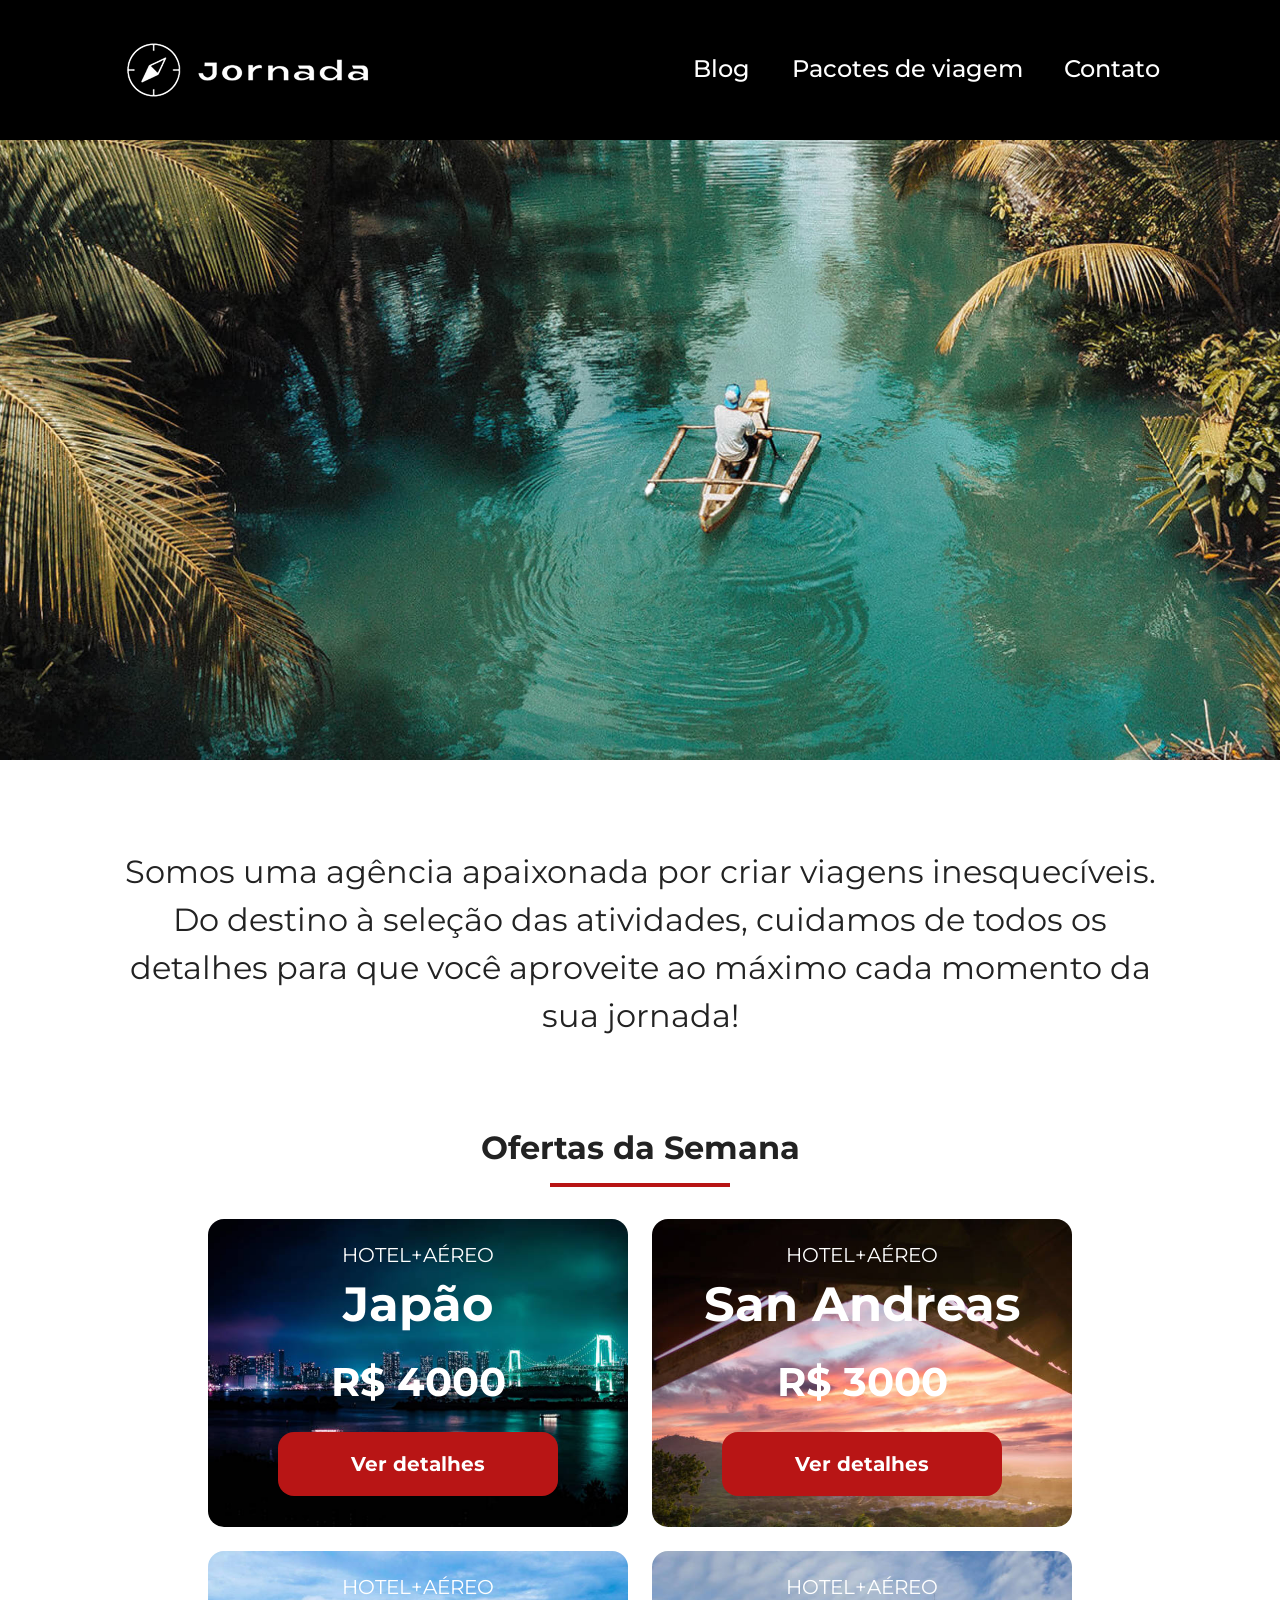
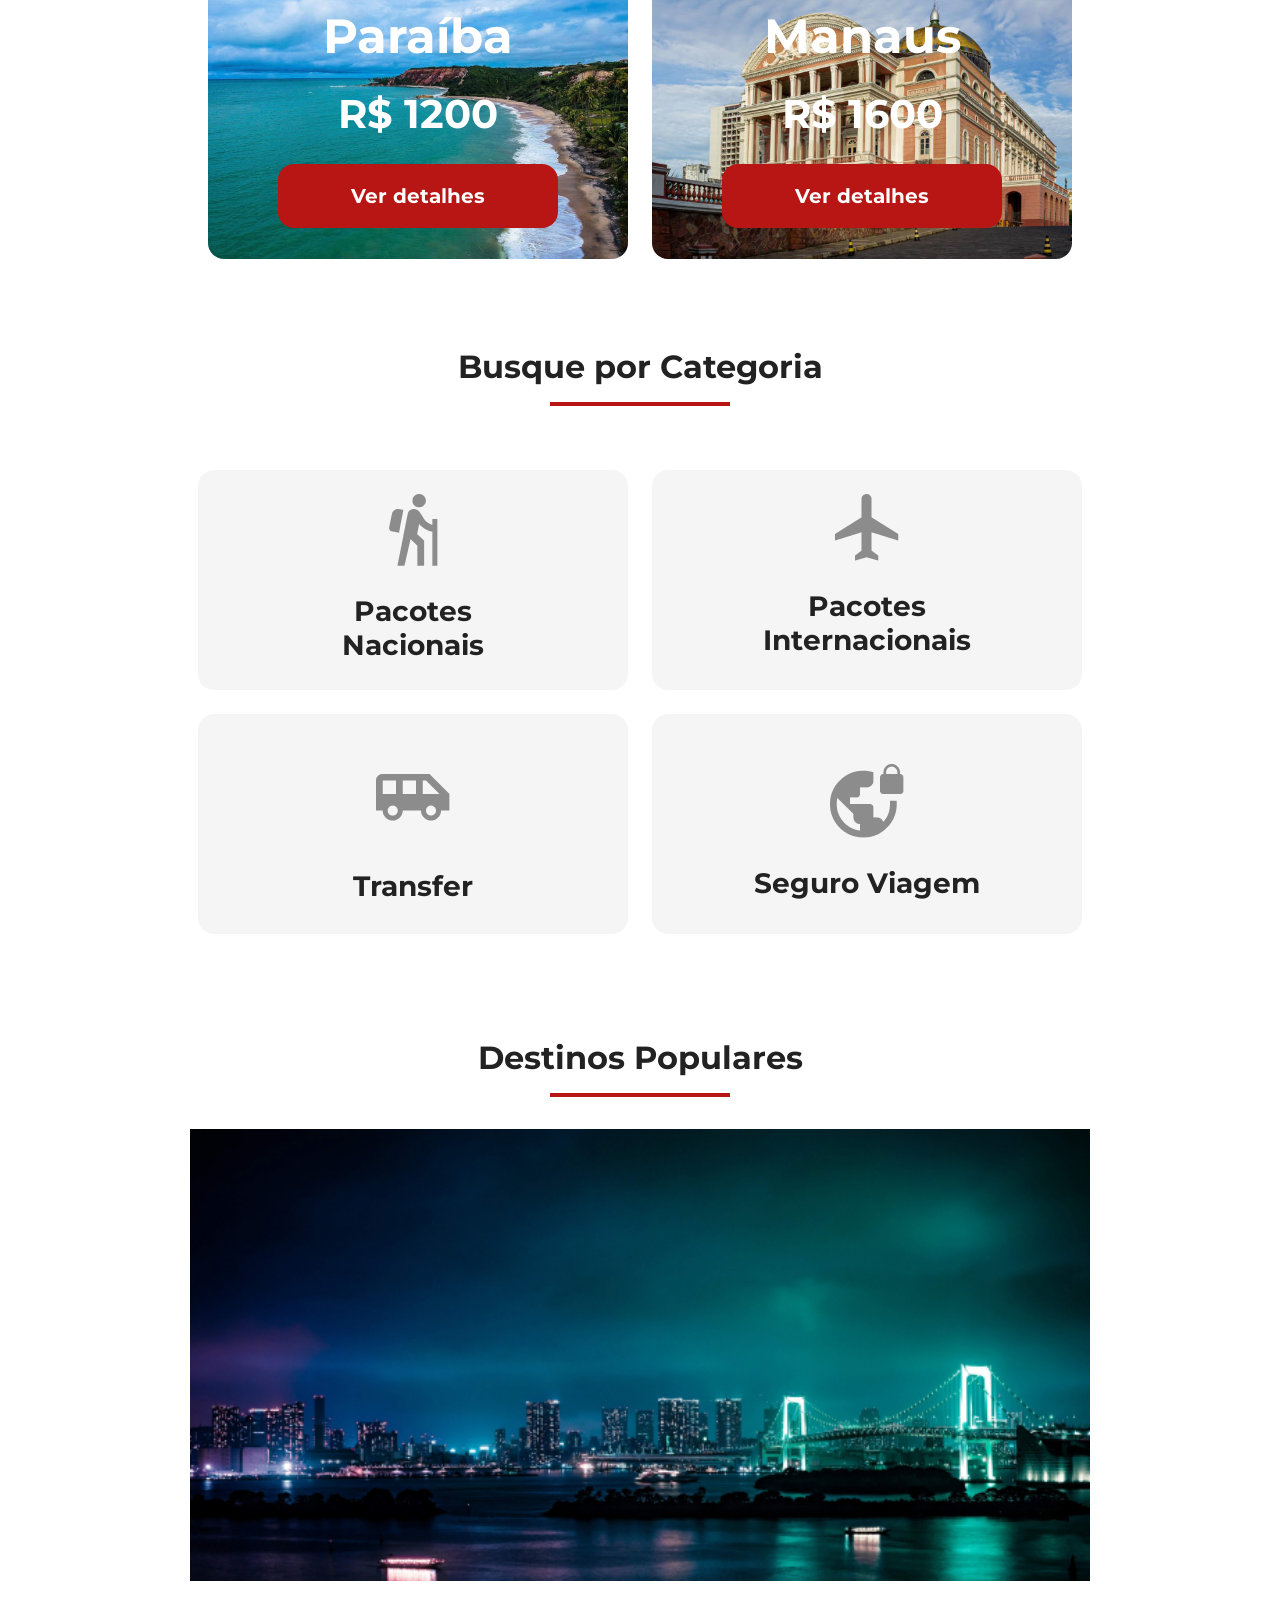
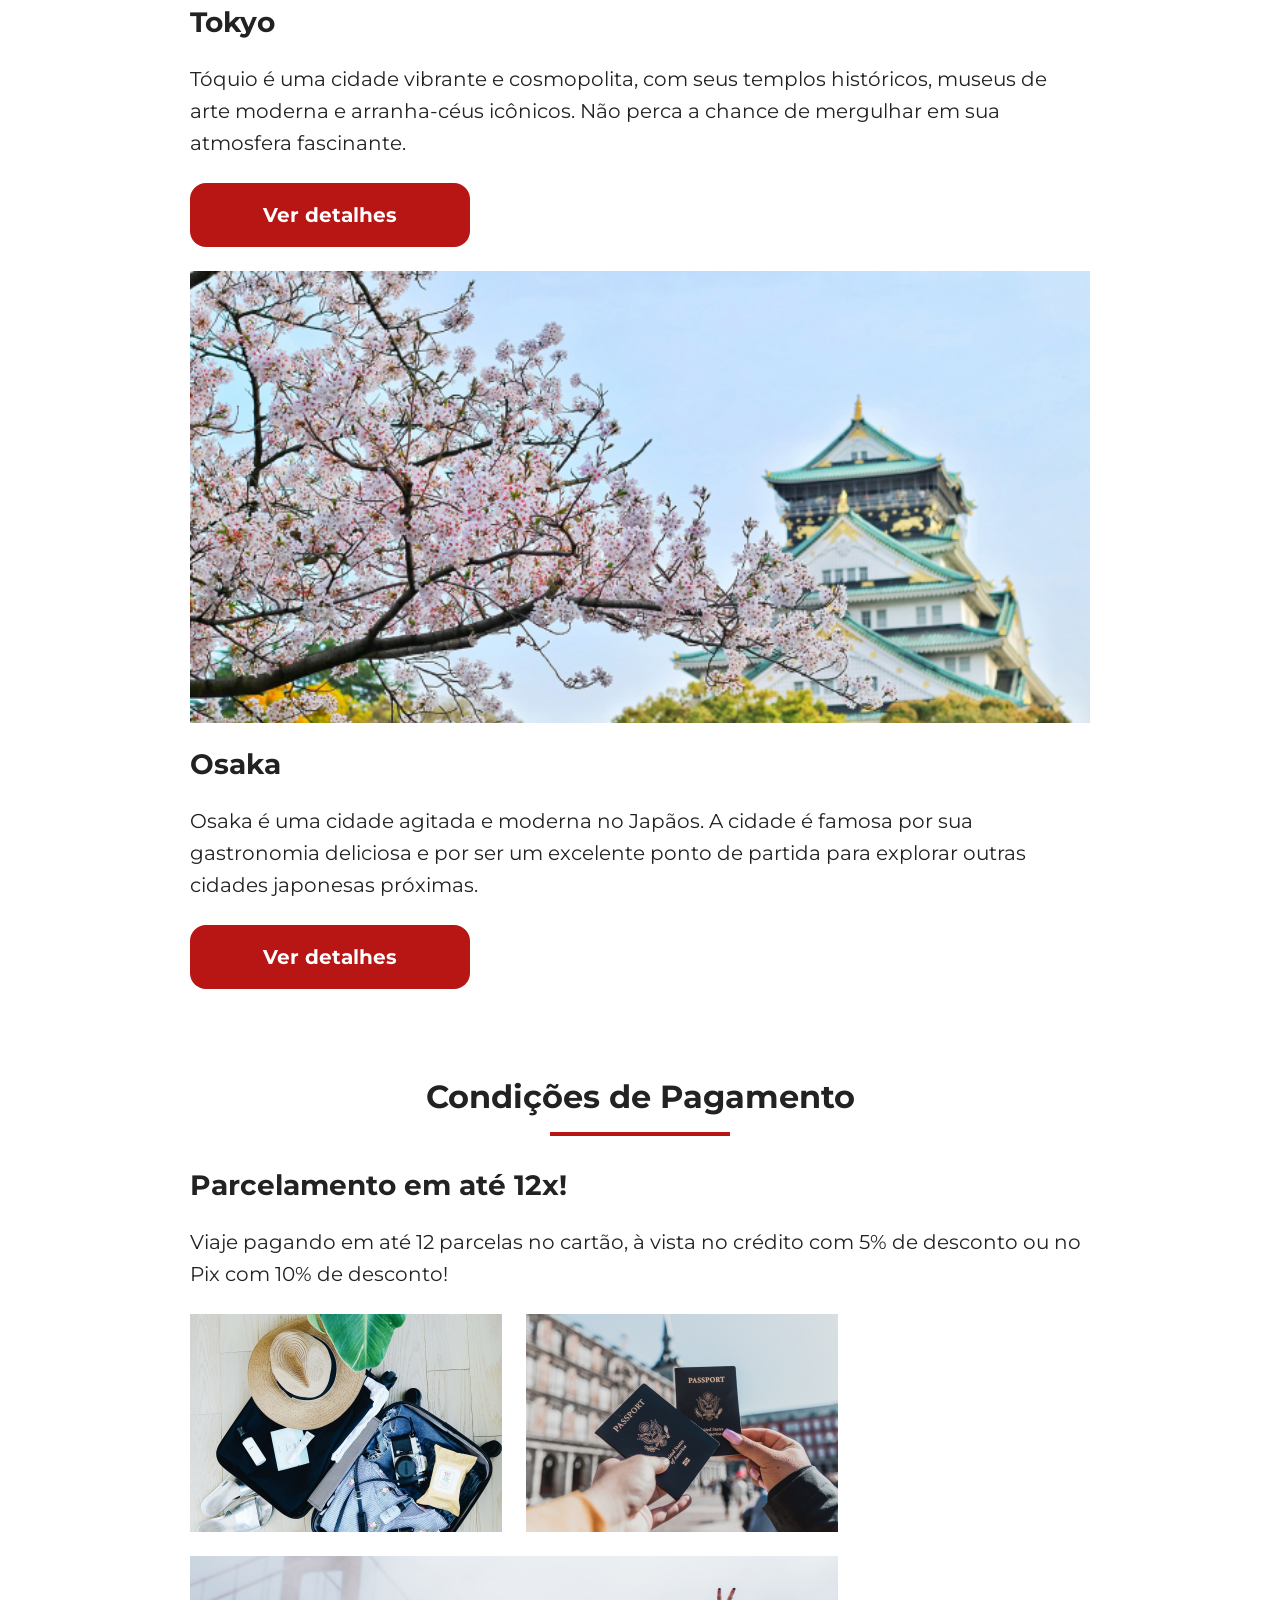
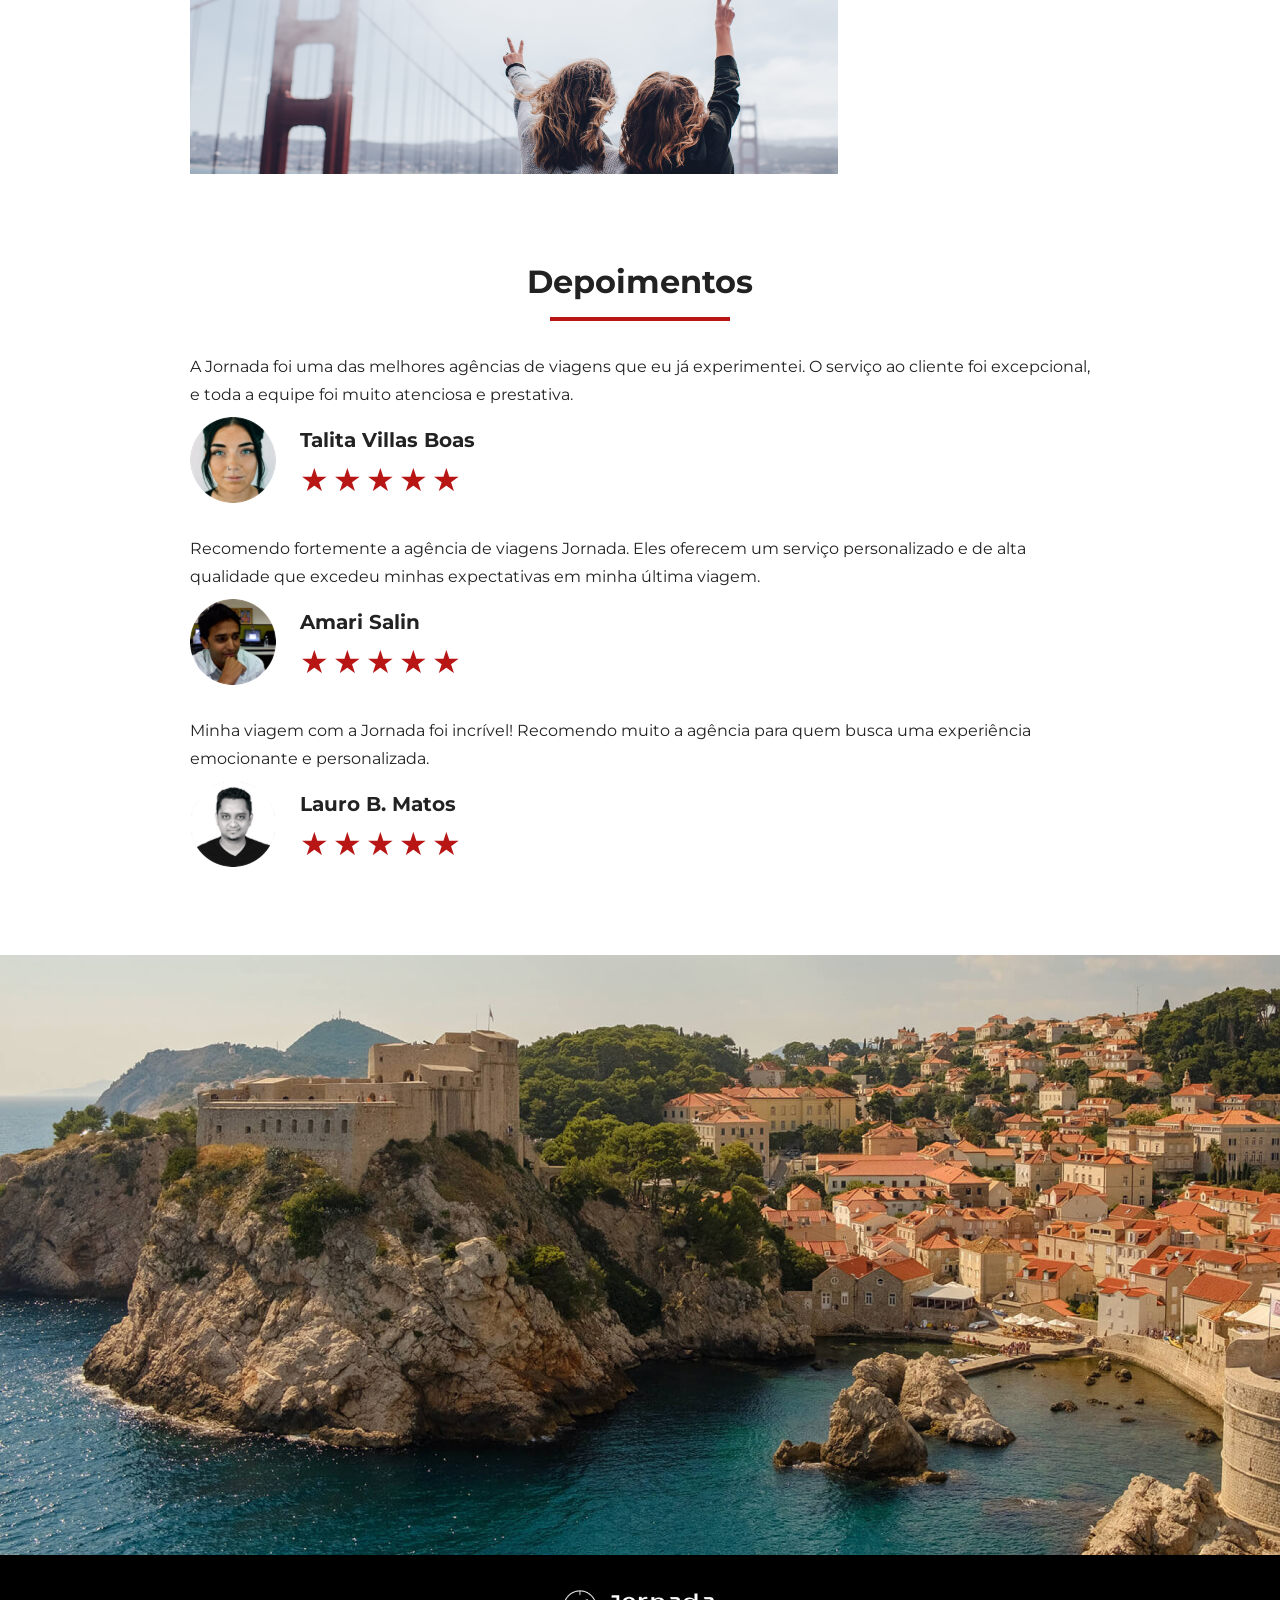
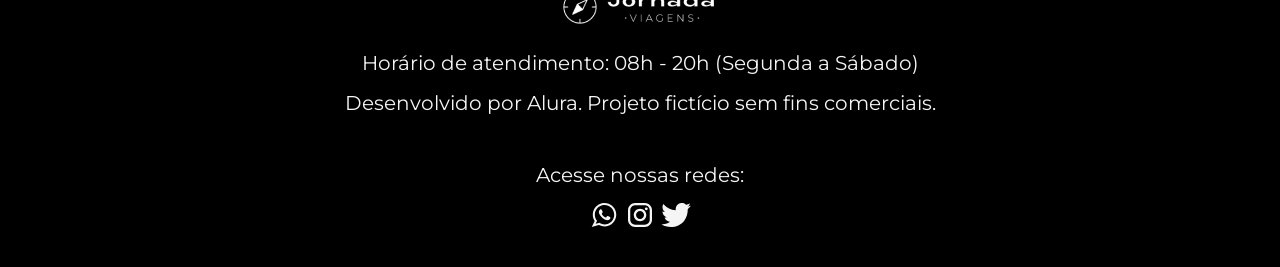
<file: index.html>
<!doctype html>
<html lang="pt-br">
    <head>
        <meta charset="UTF-8" />
        <meta name="viewport" content="width=device-width, initial-scale=1.0" />
        <meta
            name="description"
            content="Jornada Viagens, uma agência apaixonada por criar viagens inesquecíveis"
        />

        <meta name="og:title" content="Jornada Viagens" />
        <meta
            name="og:description"
            content="Jornada Viagens, uma agência apaixonada por criar viagens inesquecíveist"
        />
        <meta
            name="og:image"
            content="https://dougfani.github.io/jornada-viagens/img/logo-footer.png"
        />
        <meta name="og:type" content="website" />
        <meta name="og:url" content="https://dougfani.github.io/jornada-viagens" />

        <link rel="icon" href="favico.svg" type="xml/svg" />
        <link rel="stylesheet" href="./css/style.css" />
        <title>Jornada Viagens</title>
    </head>
    <body>
        <header class="main-header">
            <a class="logo" href="index.html" title="voltar para a página inicial">
                <img
                    class="img-mobile"
                    src="img/bussola-jornada-branco.png"
                    alt="Bússola do logo Jornada Viagens na cor branca"
                />
                <img
                    class="img-desktop"
                    src="img/bussola-texto-jornada-branco.png"
                    alt="Logo Jornada Viagens na cor branca"
                />
            </a>
            <div class="navigation-menu">
                <label for="menu"><img src="img/menu.png" alt="Menu" /></label>
                <input type="checkbox" id="menu" hidden />
                <nav>
                    <ul class="list-links">
                        <li><a href="blog.html" target="_blank" title="Acessar Blog">Blog</a></li>
                        <li>
                            <a
                                href="pacotes-de-viagem.html"
                                target="_blank"
                                title="Acessar Pacotes de Viagem"
                                >Pacotes de viagem</a
                            >
                        </li>
                        <li>
                            <a href="contato.html" target="_blank" title="Acessar Contato"
                                >Contato</a
                            >
                        </li>
                    </ul>
                </nav>
            </div>
        </header>
        <main>
            <section class="hero">
                <div class="hero-img"></div>
                <h2>
                    Somos uma agência apaixonada por criar viagens inesquecíveis. Do destino à
                    seleção das atividades, cuidamos de todos os detalhes para que você aproveite ao
                    máximo cada momento da sua jornada!
                </h2>
            </section>
            <section class="offers">
                <div class="section-title">
                    <h2>Ofertas da Semana</h2>
                    <hr />
                </div>
                <section class="offers-cards">
                    <article class="card japao">
                        <header>
                            <p>HOTEL+AÉREO</p>
                            <h3>
                                Japão <br />
                                <span>R$ 4000</span>
                            </h3>
                        </header>
                        <footer>
                            <a href="#" class="button">Ver detalhes</a>
                        </footer>
                    </article>
                    <article class="card san-andreas">
                        <header>
                            <p>HOTEL+AÉREO</p>
                            <h3>
                                San Andreas <br />
                                <span>R$ 3000</span>
                            </h3>
                        </header>
                        <footer>
                            <a href="#" class="button">Ver detalhes</a>
                        </footer>
                    </article>
                    <article class="card paraiba">
                        <header>
                            <p>HOTEL+AÉREO</p>
                            <h3>
                                Paraíba <br />
                                <span>R$ 1200</span>
                            </h3>
                        </header>
                        <footer>
                            <a href="#" class="button">Ver detalhes</a>
                        </footer>
                    </article>
                    <article class="card manaus">
                        <header>
                            <p>HOTEL+AÉREO</p>
                            <h3>
                                Manaus <br />
                                <span>R$ 1600</span>
                            </h3>
                        </header>
                        <footer>
                            <a href="#" class="button">Ver detalhes</a>
                        </footer>
                    </article>
                </section>
            </section>
            <section class="categories">
                <div class="section-title">
                    <h2>Busque por Categoria</h2>
                    <hr />
                </div>
                <div class="categories-cards">
                    <a
                        class="card"
                        href="#"
                        target="_blank"
                        title="Busque pela categoria Pacotes Nacionais"
                    >
                        <img
                            src="img/icone-caminhada.png"
                            alt="Ícone cinza representando uma pessoa fazendo tracking"
                        />
                        <h3 class="content-title">
                            Pacotes <br />
                            Nacionais
                        </h3>
                    </a>
                    <a
                        class="card"
                        href="#"
                        target="_blank"
                        title="Busque pela categoria Pacotes Internacionais"
                    >
                        <img src="img/icone-aviao.png" alt="" />
                        <h3 class="content-title">
                            Pacotes <br />
                            Internacionais
                        </h3>
                    </a>
                    <a
                        class="card single-line transfer"
                        href="#"
                        target="_blank"
                        title="Busque pela categoria Transfer"
                    >
                        <img src="img/icone-transfer.png" alt="" />
                        <h3 class="content-title">Transfer</h3>
                    </a>
                    <a
                        class="card single-line"
                        href="#"
                        target="_blank"
                        title="Busque pela categoria Seguro Viagem"
                    >
                        <img src="img/icone-planeta.png" alt="" />
                        <h3 class="content-title">Seguro Viagem</h3>
                    </a>
                </div>
            </section>
            <section class="destinations">
                <div class="section-title">
                    <h2>Destinos Populares</h2>
                    <hr />
                </div>
                <div class="destination-items">
                    <article class="item">
                        <header>
                            <div class="img-item tokyo"></div>
                            <h3 class="content-title">Tokyo</h3>
                        </header>
                        <p class="content-text">
                            Tóquio é uma cidade vibrante e cosmopolita, com seus templos históricos,
                            museus de arte moderna e arranha-céus icônicos. Não perca a chance de
                            mergulhar em sua atmosfera fascinante.
                        </p>
                        <footer>
                            <a
                                href="#"
                                class="button"
                                target="_blank"
                                title="Veja mais detalhes do destino Tokyo"
                                >Ver detalhes</a
                            >
                        </footer>
                    </article>
                    <article class="item">
                        <header>
                            <div class="img-item osaka"></div>
                            <h3 class="content-title">Osaka</h3>
                        </header>
                        <p class="content-text">
                            Osaka é uma cidade agitada e moderna no Japãos. A cidade é famosa por
                            sua gastronomia deliciosa e por ser um excelente ponto de partida para
                            explorar outras cidades japonesas próximas.
                        </p>
                        <footer>
                            <a
                                href="#"
                                class="button"
                                target="_blank"
                                title="Veja mais detalhes do destino Osaka"
                                >Ver detalhes</a
                            >
                        </footer>
                    </article>
                </div>
            </section>
            <section class="payments">
                <div class="section-title">
                    <h2>Condições de Pagamento</h2>
                    <hr />
                </div>
                <div class="content-container">
                    <div class="text-content">
                        <h3 class="content-title">Parcelamento em até 12x!</h3>
                        <p class="content-text">
                            Viaje pagando em até 12 parcelas no cartão, à vista no crédito com 5% de
                            desconto ou no Pix com 10% de desconto!
                        </p>
                    </div>
                    <div class="image-gallery">
                        <div class="image first"></div>
                        <div class="image second"></div>
                        <div class="image third colspan-2"></div>
                    </div>
                </div>
            </section>
            <section class="testimonial">
                <div class="section-title">
                    <h2>Depoimentos</h2>
                    <hr />
                </div>
                <div class="testimonial-container">
                    <article>
                        <header>
                            <p>
                                A Jornada foi uma das melhores agências de viagens que eu já
                                experimentei. O serviço ao cliente foi excepcional, e toda a equipe
                                foi muito atenciosa e prestativa.
                            </p>
                        </header>
                        <footer>
                            <img
                                src="img/avatar-talita.png"
                                alt="Imagem de perfil da cliente Talita Villas Boas"
                            />
                            <div class="profile-content">
                                <h3>Talita Villas Boas</h3>
                                <div class="rating">
                                    <span class="star">★</span>
                                    <span class="star">★</span>
                                    <span class="star">★</span>
                                    <span class="star">★</span>
                                    <span class="star">★</span>
                                </div>
                            </div>
                        </footer>
                    </article>
                    <article>
                        <header>
                            <p>
                                Recomendo fortemente a agência de viagens Jornada. Eles oferecem um
                                serviço personalizado e de alta qualidade que excedeu minhas
                                expectativas em minha última viagem.
                            </p>
                        </header>
                        <footer>
                            <img
                                src="img/avatar-amari.png"
                                alt="Imagem de perfil do cliente Amari Salin"
                            />
                            <div class="profile-content">
                                <h3>Amari Salin</h3>
                                <div class="rating">
                                    <span class="star">★</span>
                                    <span class="star">★</span>
                                    <span class="star">★</span>
                                    <span class="star">★</span>
                                    <span class="star">★</span>
                                </div>
                            </div>
                        </footer>
                    </article>
                    <article>
                        <header>
                            <p>
                                Minha viagem com a Jornada foi incrível! Recomendo muito a agência
                                para quem busca uma experiência emocionante e personalizada.
                            </p>
                        </header>
                        <footer>
                            <img
                                src="img/avatar-lauro.png"
                                alt="Imagem de perfil do cliente Lauro B. Matos"
                            />
                            <div class="profile-content">
                                <h3>Lauro B. Matos</h3>
                                <div class="rating">
                                    <span class="star">★</span>
                                    <span class="star">★</span>
                                    <span class="star">★</span>
                                    <span class="star">★</span>
                                    <span class="star">★</span>
                                </div>
                            </div>
                        </footer>
                    </article>
                </div>
            </section>
            <section class="bottom-hero">
                <div class="hero-img"></div>
            </section>
        </main>
        <footer class="main-footer">
            <div class="footer-content">
                <img src="img/logo-footer.png" alt="Logo completo Jornada Viagens" />
                <p>Horário de atendimento: 08h - 20h (Segunda a Sábado)</p>
                <p>Desenvolvido por Alura. Projeto fictício sem fins comerciais.</p>
            </div>
            <div class="footer-social">
                <p>Acesse nossas redes:</p>
                <a href="#" target="_blank" aria-label="Entre em contato via WhatsApp"
                    ><img src="img/icon-whatsapp.svg" alt="Ícone do WhatsApp na cor branca"
                /></a>
                <a href="#" target="_blank" aria-label="Acesse o Instagram do Jornada Viagens"
                    ><img src="img/icon-instagram.svg" alt="Ícone do Instagram na cor branca"
                /></a>
                <a href="#" target="_blank" aria-label="Acesse o X do Jornada Viagens"
                    ><img src="img/icon-twitter.svg" alt="Ícone do Twitter na cor branca" />
                </a>
            </div>
        </footer>
    </body>
</html>
</file>
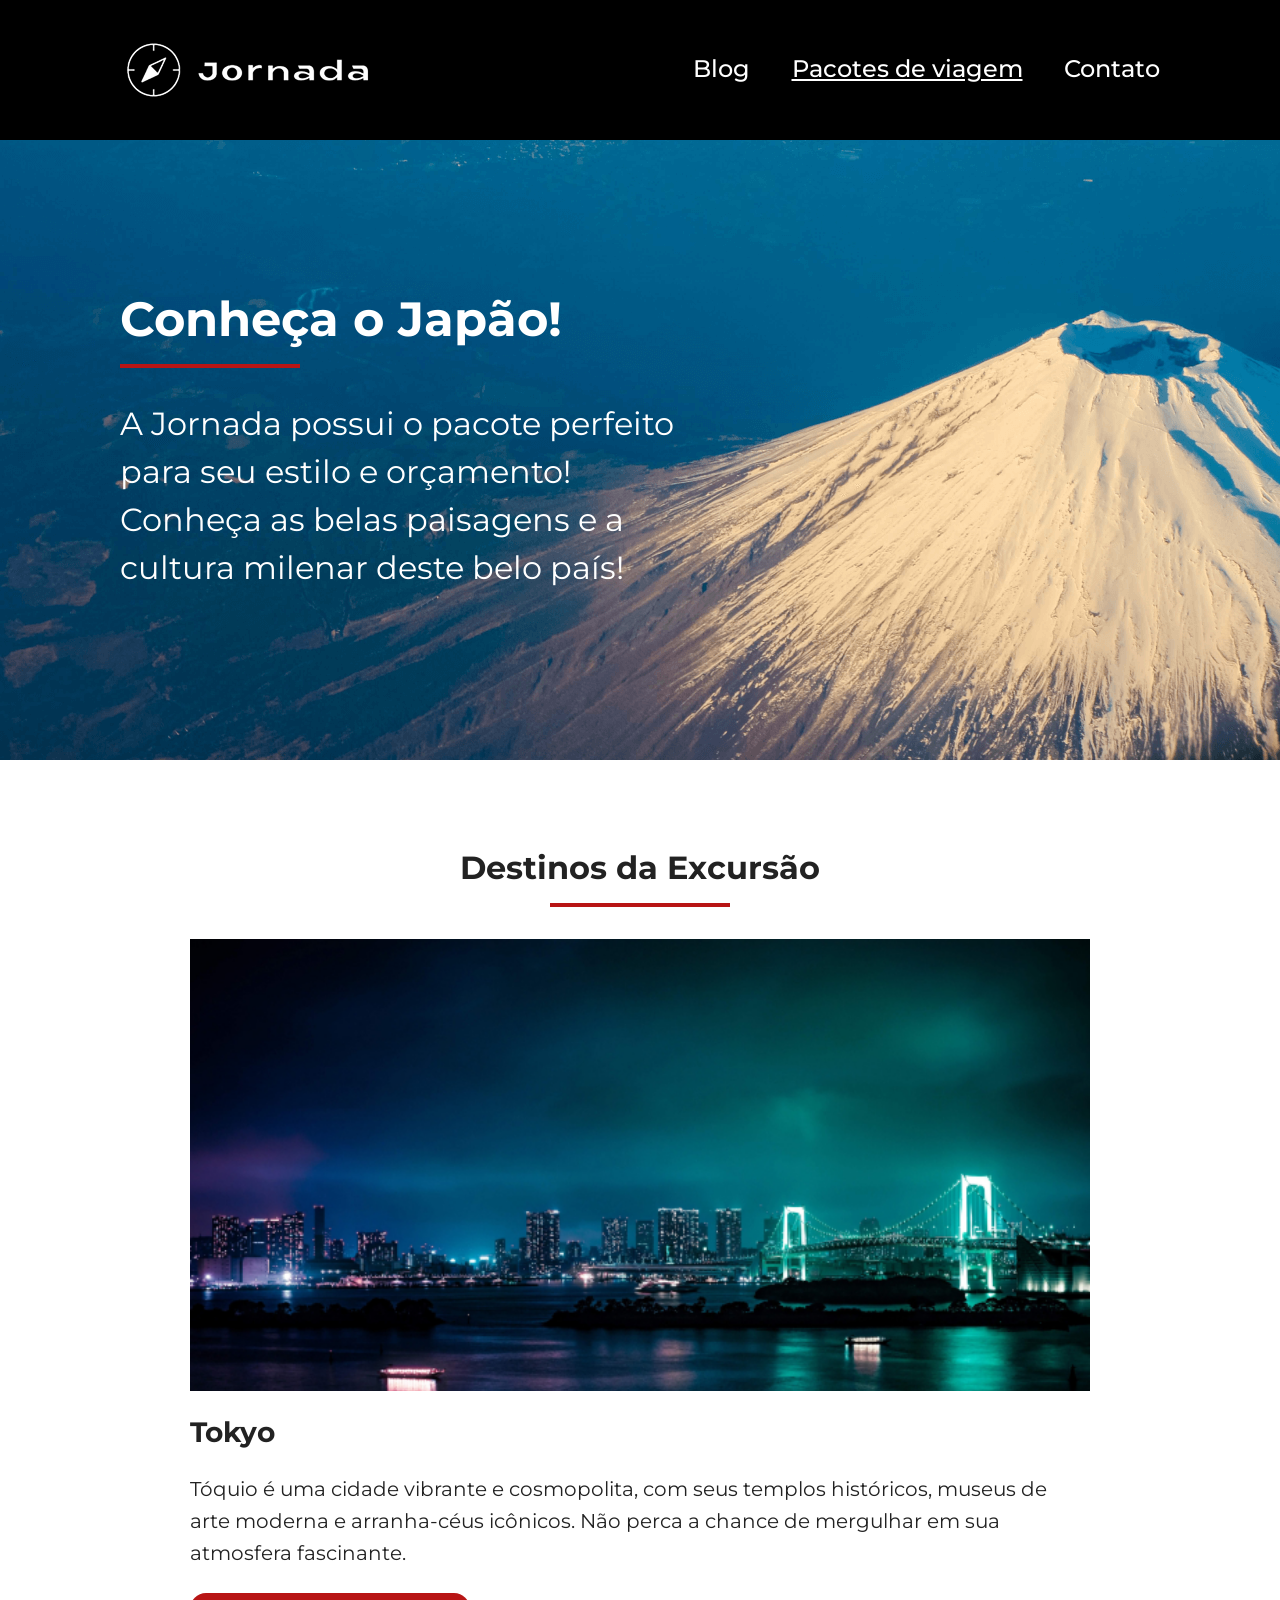
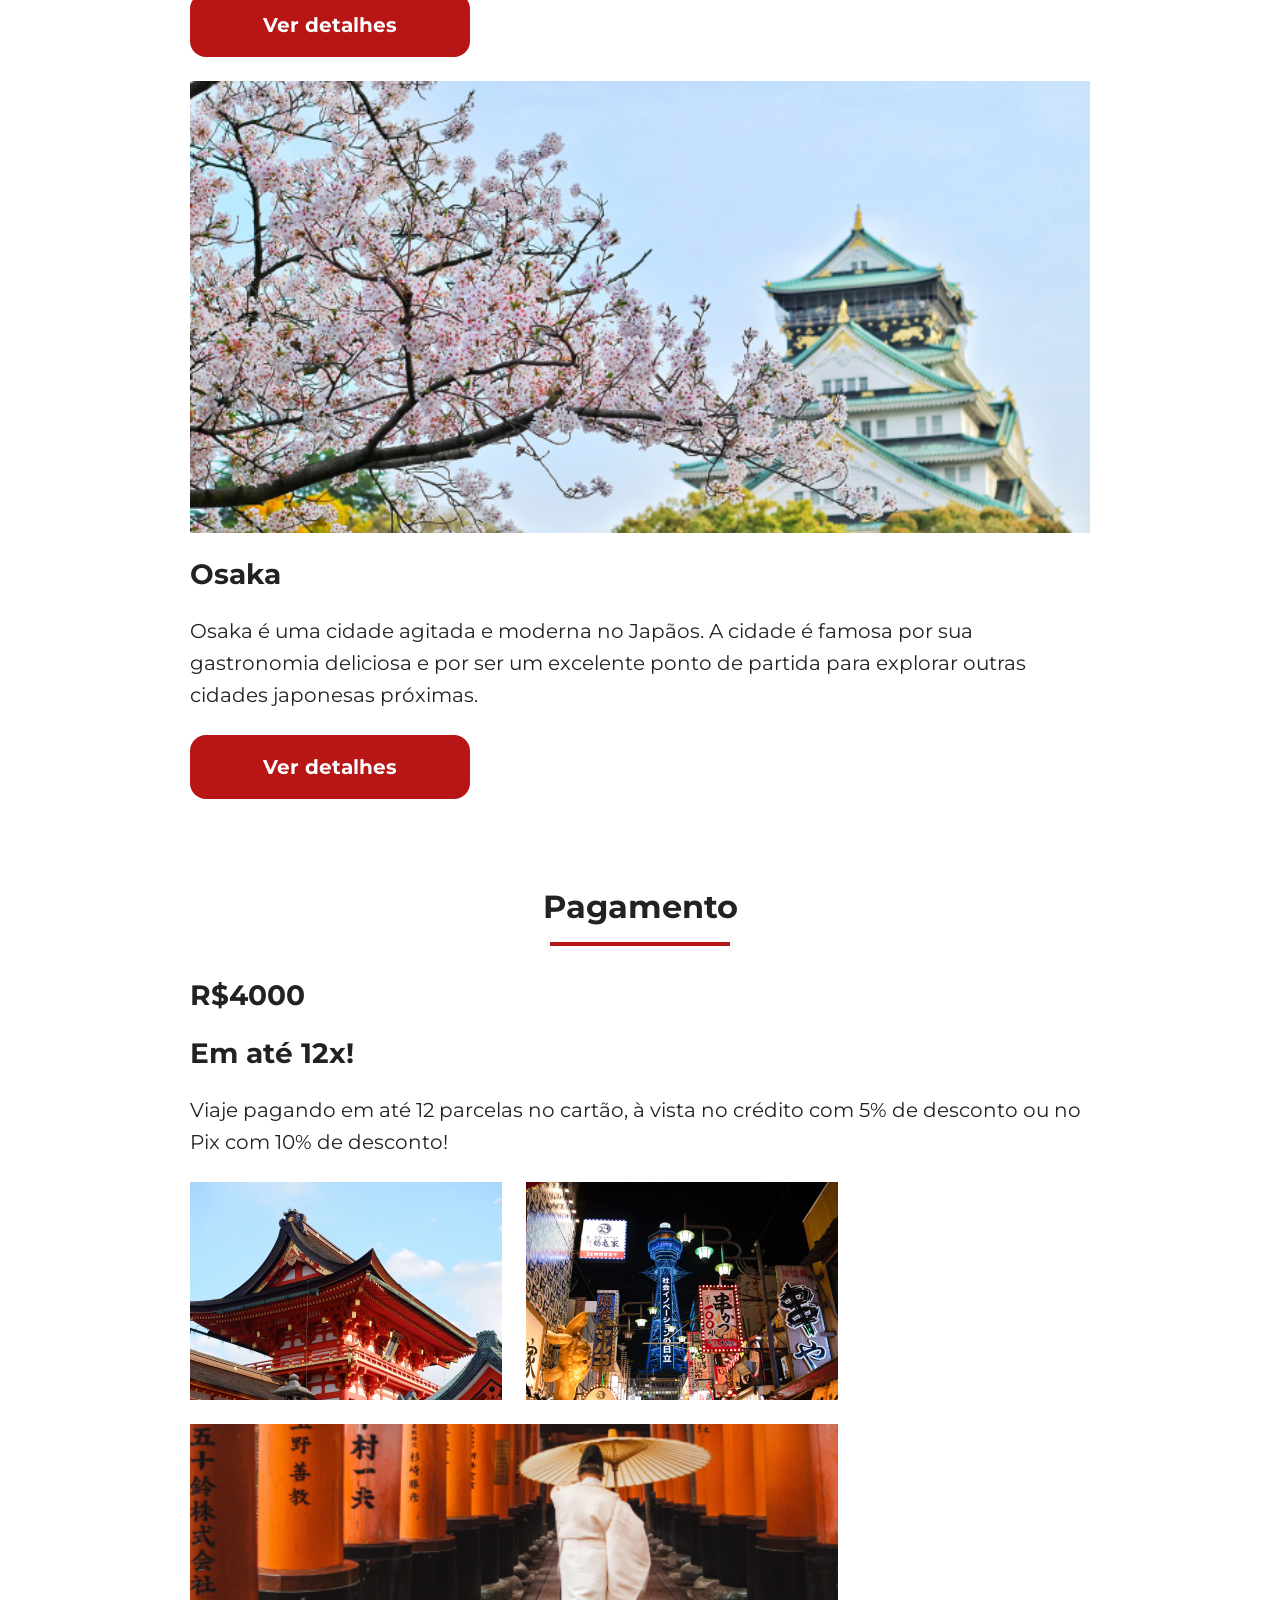
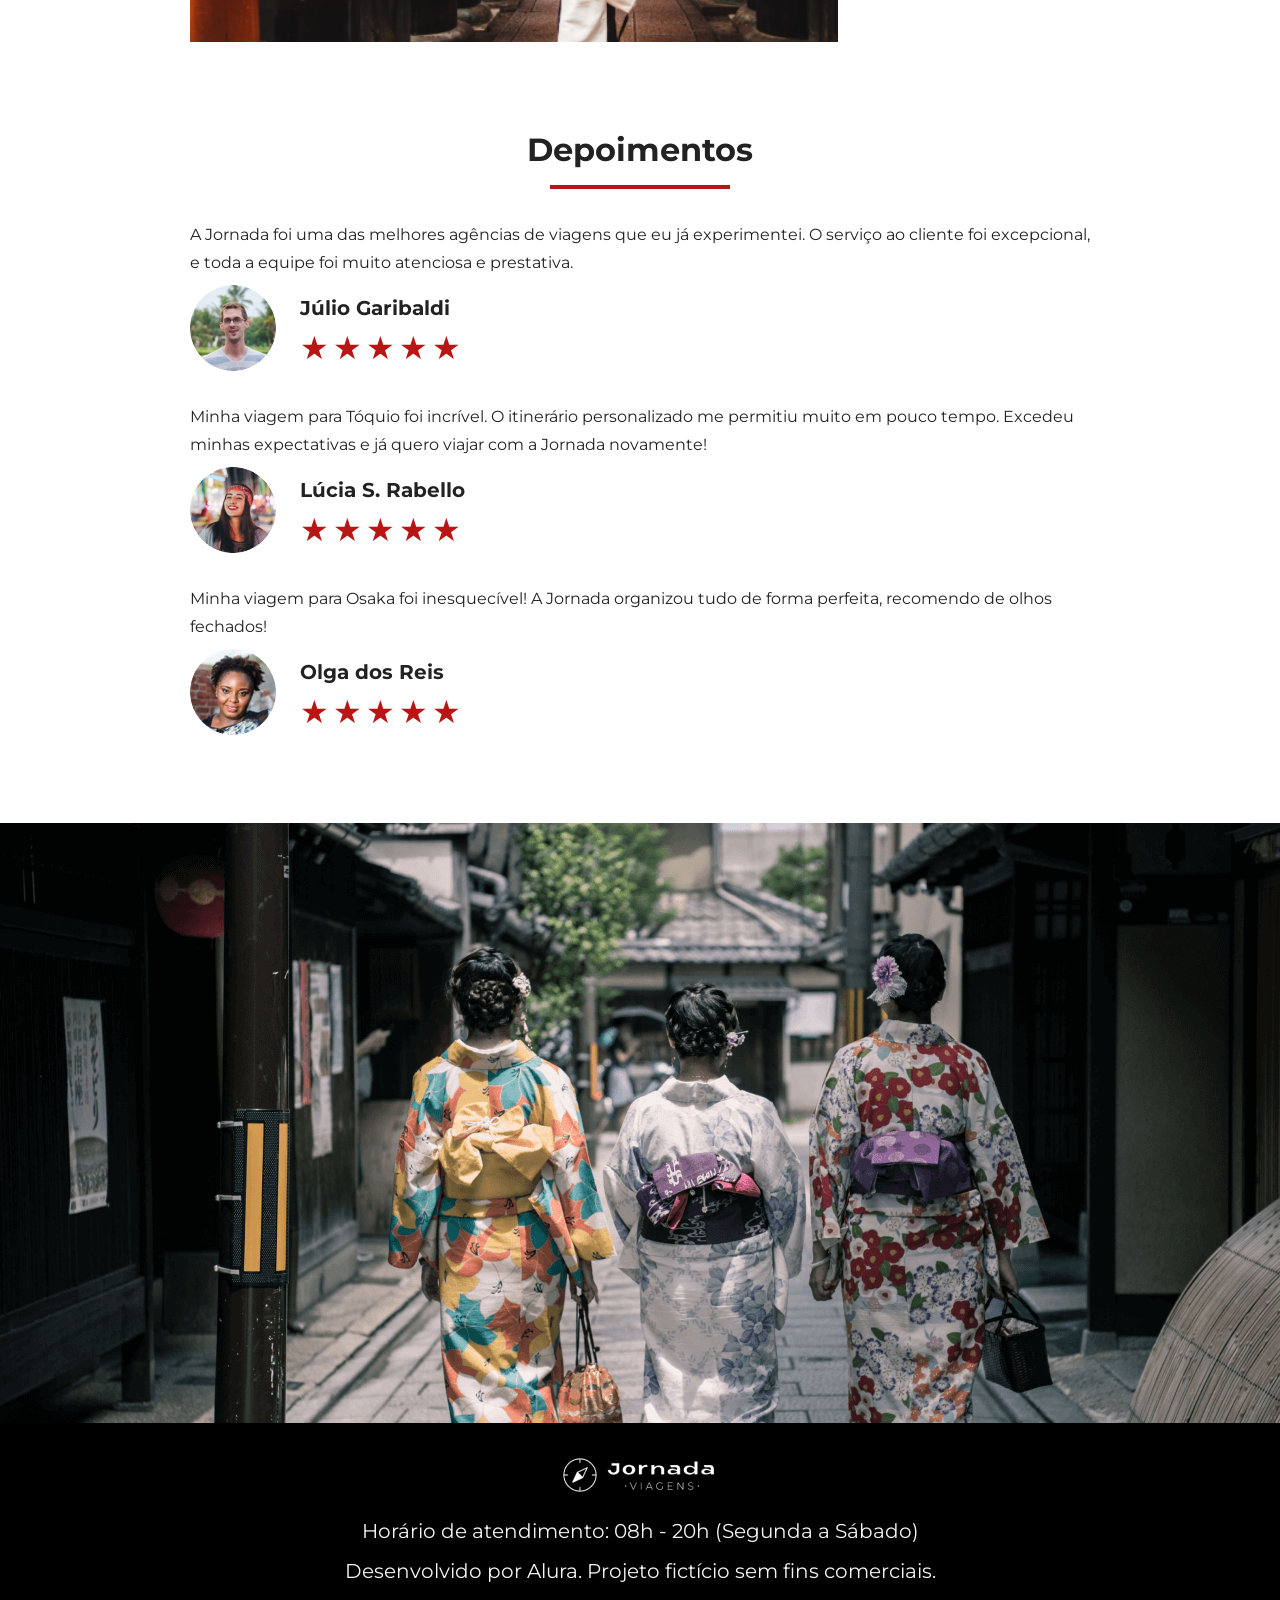
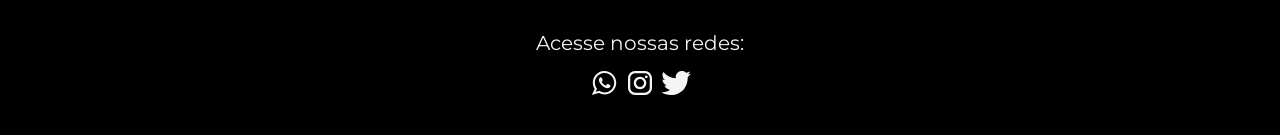
<file: pacotes-de-viagem.html>
<!doctype html>
<html lang="pt-br">
    <head>
        <meta charset="UTF-8" />
        <meta name="viewport" content="width=device-width, initial-scale=1.0" />
        <meta
            name="description"
            content="Jornada Viagens, uma agência apaixonada por criar viagens inesquecíveis"
        />

        <meta name="og:title" content="Jornada Viagens" />
        <meta
            name="og:description"
            content="Jornada Viagens, uma agência apaixonada por criar viagens inesquecíveist"
        />
        <meta
            name="og:image"
            content="https://dougfani.github.io/jornada-viagens/img/logo-footer.png"
        />
        <meta name="og:type" content="website" />
        <meta name="og:url" content="https://dougfani.github.io/jornada-viagens" />

        <link rel="icon" href="favico.svg" type="xml/svg" />
        <link rel="stylesheet" href="./css/style.css" />
        <title>Jornada Viagens</title>
    </head>
    <body>
        <header class="main-header">
            <a href="index.html" class="logo" title="voltar para a página inicial">
                <img
                    src="img/bussola-jornada-branco.png"
                    alt="Bússola do logo Jornada Viagens na cor branca"
                    class="img-mobile"
                />
                <img
                    src="img/bussola-texto-jornada-branco.png"
                    alt="Logo Jornada Viagens na cor branca"
                    class="img-desktop"
                />
            </a>
            <div class="navigation-menu">
                <label for="menu"><img src="img/menu.png" alt="Menu" /></label>
                <input type="checkbox" id="menu" hidden />
                <nav>
                    <ul class="list-links">
                        <li><a href="blog.html" target="_blank" title="Acessar Blog">Blog</a></li>
                        <li>
                            <a
                                class="active"
                                href="pacotes-de-viagem.html"
                                target="_blank"
                                title="Acessar Pacotes de Viagem"
                                >Pacotes de viagem</a
                            >
                        </li>
                        <li>
                            <a href="contato.html" target="_blank" title="Acessar Contato"
                                >Contato</a
                            >
                        </li>
                    </ul>
                </nav>
            </div>
        </header>
        <main>
            <section class="travel-packages hero">
                <div class="hero-img">
                    <div class="hero-content">
                        <h1>Conheça o Japão!</h1>
                        <hr />
                        <p>
                            A Jornada possui o pacote perfeito para seu estilo e orçamento! Conheça
                            as belas paisagens e a cultura milenar deste belo país!
                        </p>
                    </div>
                </div>
            </section>
            <section class="destinations tour-destinations">
                <div class="section-title">
                    <h2>Destinos da Excursão</h2>
                    <hr />
                </div>
                <div class="destination-items">
                    <article class="item">
                        <header>
                            <div class="img-item tokyo"></div>
                            <h3 class="content-title">Tokyo</h3>
                        </header>
                        <p class="content-text">
                            Tóquio é uma cidade vibrante e cosmopolita, com seus templos históricos,
                            museus de arte moderna e arranha-céus icônicos. Não perca a chance de
                            mergulhar em sua atmosfera fascinante.
                        </p>
                        <footer>
                            <a
                                href="#"
                                class="button"
                                target="_blank"
                                title="Veja mais detalhes do destino Tokyo"
                                >Ver detalhes</a
                            >
                        </footer>
                    </article>
                    <article class="item">
                        <header>
                            <div class="img-item osaka"></div>
                            <h3 class="content-title">Osaka</h3>
                        </header>
                        <p class="content-text">
                            Osaka é uma cidade agitada e moderna no Japãos. A cidade é famosa por
                            sua gastronomia deliciosa e por ser um excelente ponto de partida para
                            explorar outras cidades japonesas próximas.
                        </p>
                        <footer>
                            <a
                                href="#"
                                class="button"
                                target="_blank"
                                title="Veja mais detalhes do destino Osaka"
                                >Ver detalhes</a
                            >
                        </footer>
                    </article>
                </div>
            </section>
            <section class="travel-packages payments">
                <div class="section-title">
                    <h2>Pagamento</h2>
                    <hr />
                </div>
                <div class="content-container">
                    <div class="text-content">
                        <h3 class="content-title price">R$4000</h3>
                        <h4 class="content-title">Em até 12x!</h4>
                        <p class="content-text">
                            Viaje pagando em até 12 parcelas no cartão, à vista no crédito com 5% de
                            desconto ou no Pix com 10% de desconto!
                        </p>
                </div>
                    <div class="image-gallery">
                        <div class="image japan first"></div>
                        <div class="image japan second"></div>
                        <div class="image japan third colspan-2"></div>
                    </div>
                </div>
            </section>
            <section class="testimonial">
                <div class="section-title">
                    <h2>Depoimentos</h2>
                    <hr />
                </div>
                <div class="testimonial-container">
                    <article>
                        <header>
                            <p>
                                A Jornada foi uma das melhores agências de viagens que eu já
                                experimentei. O serviço ao cliente foi excepcional, e toda a equipe
                                foi muito atenciosa e prestativa.
                            </p>
                        </header>
                        <footer>
                            <img
                                src="img/travel-packages/avatar-julio.png"
                                alt="Imagem de perfil do cliente Júlio Garibaldi"
                            />
                            <div class="profile-content">
                                <h3>Júlio Garibaldi</h3>
                                <div class="rating">
                                    <span class="star">★</span>
                                    <span class="star">★</span>
                                    <span class="star">★</span>
                                    <span class="star">★</span>
                                    <span class="star">★</span>
                                </div>
                            </div>
                        </footer>
                    </article>
                    <article>
                        <header>
                            <p>
                                Minha viagem para Tóquio foi incrível. O itinerário personalizado me
                                permitiu muito em pouco tempo. Excedeu minhas expectativas e já
                                quero viajar com a Jornada novamente!
                            </p>
                        </header>
                        <footer>
                            <img
                                src="img/travel-packages/avatar-lucia.png"
                                alt="Imagem de perfil da cliente Lúcia S. Rabello"
                            />
                            <div class="profile-content">
                                <h3>Lúcia S. Rabello</h3>
                                <div class="rating">
                                    <span class="star">★</span>
                                    <span class="star">★</span>
                                    <span class="star">★</span>
                                    <span class="star">★</span>
                                    <span class="star">★</span>
                                </div>
                            </div>
                        </footer>
                    </article>
                    <article>
                        <header>
                            <p>
                                Minha viagem para Osaka foi inesquecível! A Jornada organizou tudo
                                de forma perfeita, recomendo de olhos fechados!
                            </p>
                        </header>
                        <footer>
                            <img
                                src="img/travel-packages/avatar-olga.png"
                                alt="Imagem de perfil da cliente Olga dos Reis"
                            />
                            <div class="profile-content">
                                <h3>Olga dos Reis</h3>
                                <div class="rating">
                                    <span class="star">★</span>
                                    <span class="star">★</span>
                                    <span class="star">★</span>
                                    <span class="star">★</span>
                                    <span class="star">★</span>
                                </div>
                            </div>
                        </footer>
                    </article>
                </div>
            </section>
            <section class="travel-packages bottom-hero">
                <div class="hero-img"></div>
            </section>
        </main>
        <footer class="main-footer">
            <div class="footer-content">
                <img src="img/logo-footer.png" alt="Logo completo Jornada Viagens" />
                <p>Horário de atendimento: 08h - 20h (Segunda a Sábado)</p>
                <p>Desenvolvido por Alura. Projeto fictício sem fins comerciais.</p>
            </div>
            <div class="footer-social">
                <p>Acesse nossas redes:</p>
                <a href="#" target="_blank" aria-label="Entre em contato via WhatsApp"
                    ><img src="img/icon-whatsapp.svg" alt="Ícone do WhatsApp na cor branca"
                /></a>
                <a href="#" target="_blank" aria-label="Acesse o Instagram do Jornada Viagens"
                    ><img src="img/icon-instagram.svg" alt="Ícone do Instagram na cor branca"
                /></a>
                <a href="#" target="_blank" aria-label="Acesse o X do Jornada Viagens"
                    ><img src="img/icon-twitter.svg" alt="Ícone do Twitter na cor branca" />
                </a>
            </div>
        </footer>
    </body>
</html>
</file>
<file: css/style.css>
@import url(global.css);
@import url(header.css);
@import url(hero.css);
@import url(offers.css);
@import url(categories.css);
@import url(destination.css);
@import url(payments.css);
@import url(testimonials.css);
@import url(footer.css);
</file>
